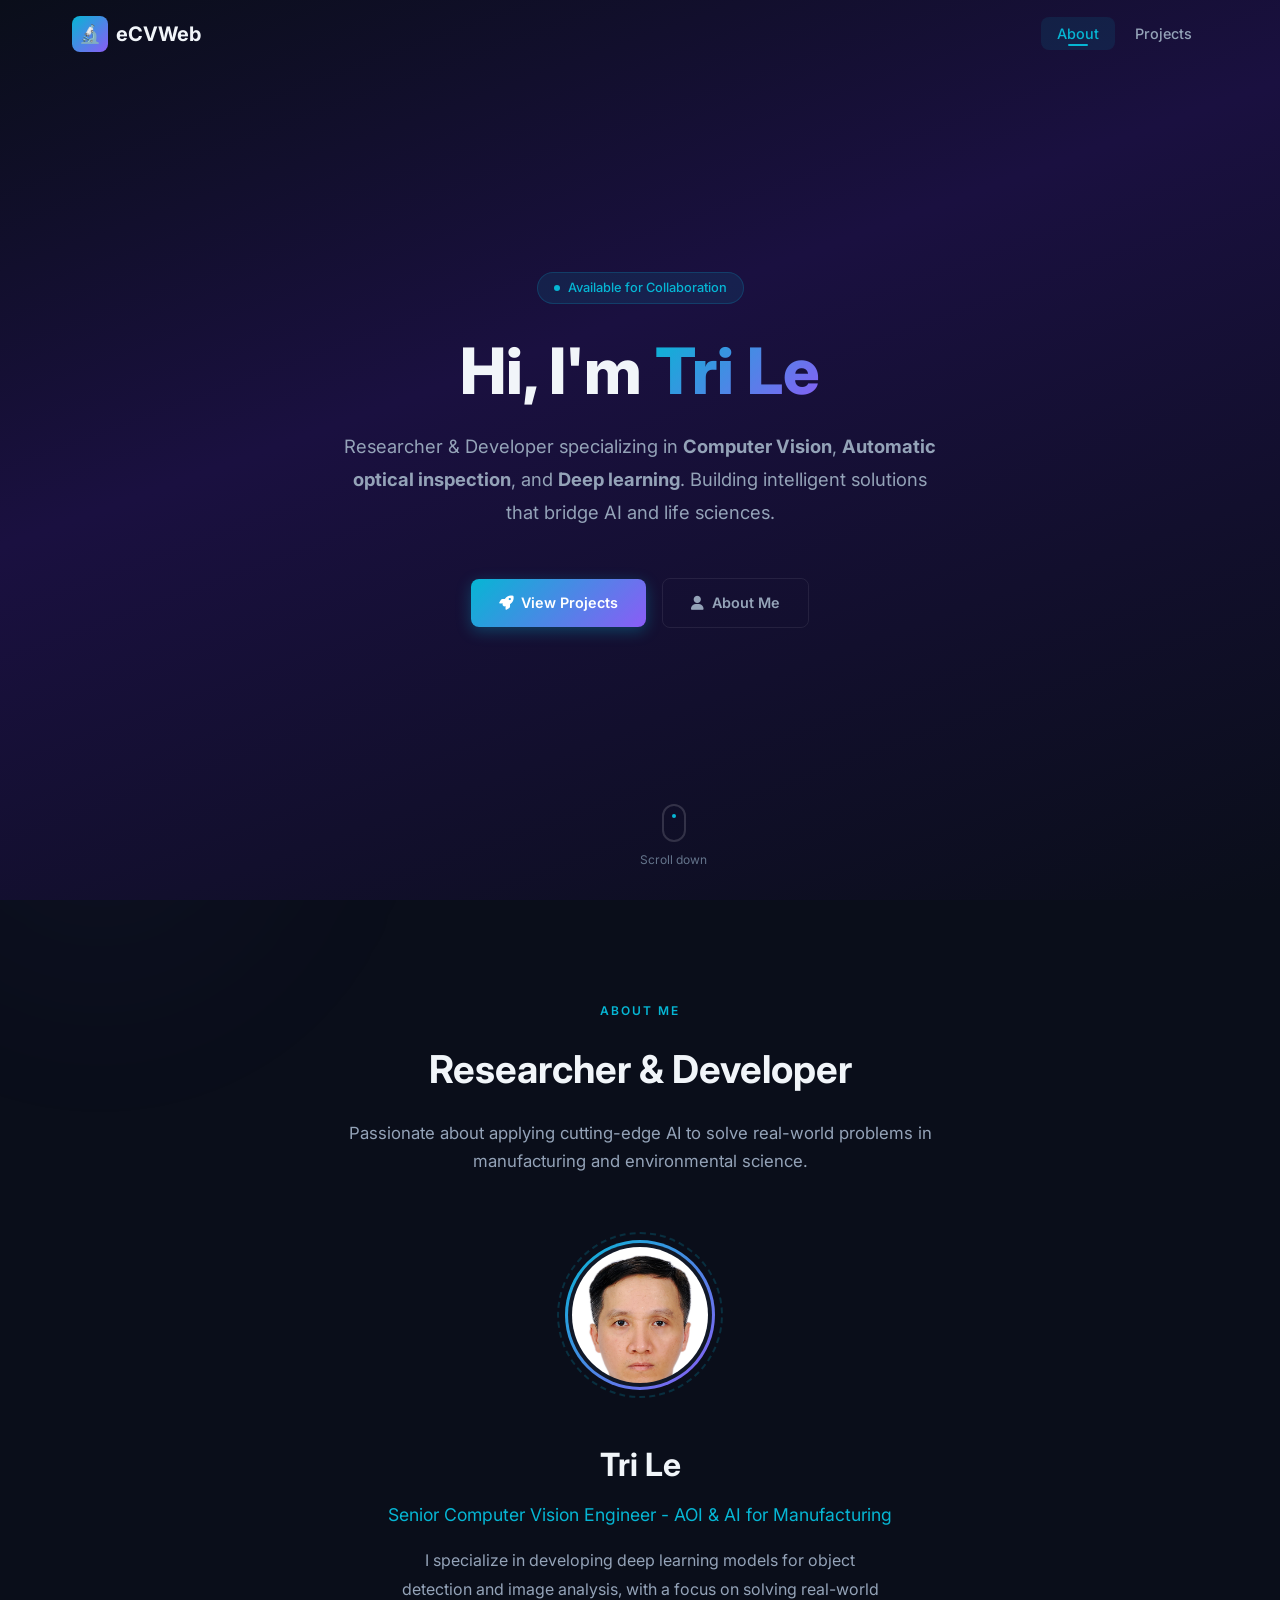
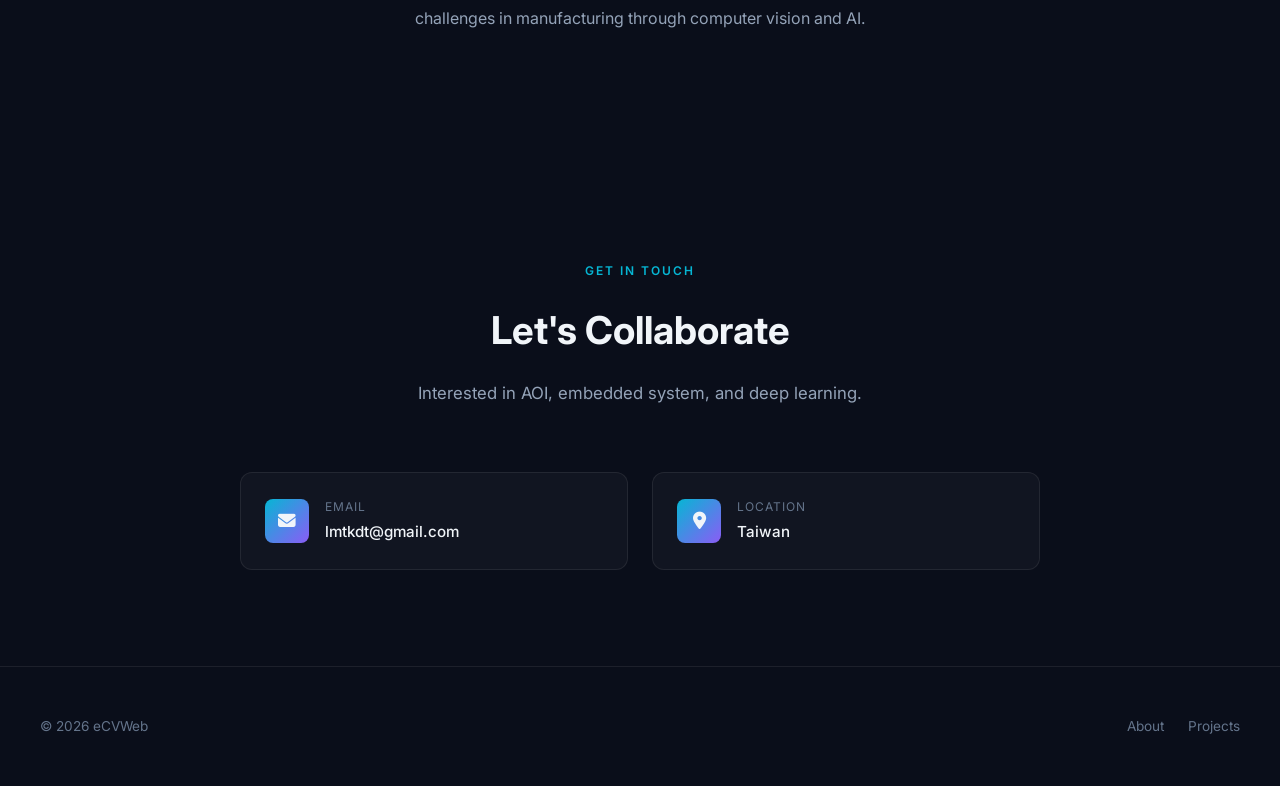
<file: index.html>
<!DOCTYPE html>
<html lang="vi">
<head>
  <meta charset="UTF-8">
  <meta name="viewport" content="width=device-width, initial-scale=1.0">
  <meta name="description" content="Embedded Computer Vision: Deep learning and Automatic Optical Inspection.">
  <title>eCVWeb — About Me</title>
  <link rel="stylesheet" href="css/style.css">
  <!-- Icons -->
  <link rel="stylesheet" href="https://cdnjs.cloudflare.com/ajax/libs/font-awesome/6.5.1/css/all.min.css">
</head>
<body class="page-transition">

  <!-- Background Effects -->
  <div class="bg-grid"></div>
  <div class="bg-gradient-orb bg-gradient-orb--cyan"></div>
  <div class="bg-gradient-orb bg-gradient-orb--purple"></div>
  <div class="bg-gradient-orb bg-gradient-orb--emerald"></div>

  <!-- Navigation -->
  <nav class="navbar" id="navbar">
    <div class="navbar__container">
      <a href="index.html" class="navbar__logo">
        <div class="navbar__logo-icon">🔬</div>
        eCVWeb
      </a>
      <ul class="navbar__links" id="navLinks">
        <li><a href="index.html" class="navbar__link active">About</a></li>
        <li><a href="projects.html" class="navbar__link">Projects</a></li>
      </ul>
      <button class="navbar__toggle" id="navToggle" aria-label="Menu">☰</button>
    </div>
  </nav>

  <!-- Hero Section -->
  <section class="hero" id="hero">
    <div class="hero__content">
      <div class="hero__badge">
        <span class="hero__badge-dot"></span>
        Available for Collaboration
      </div>
      <h1 class="hero__title">
        Hi, I'm <span class="hero__title-gradient">Tri Le</span>
      </h1>
      <p class="hero__subtitle">
        Researcher & Developer specializing in <strong>Computer Vision</strong>, 
        <strong>Automatic optical inspection</strong>, and <strong>Deep learning</strong>. 
        Building intelligent solutions that bridge AI and life sciences.
      </p>
      <div class="hero__actions">
        <a href="projects.html" class="btn btn--primary">
          <i class="fas fa-rocket"></i> View Projects
        </a>
        <a href="#about" class="btn btn--ghost">
          <i class="fas fa-user"></i> About Me
        </a>
      </div>
    </div>
    <div class="scroll-indicator">
      <div class="scroll-indicator__mouse">
        <div class="scroll-indicator__dot"></div>
      </div>
      <span>Scroll down</span>
    </div>
  </section>

  <!-- About Section -->
  <section class="section" id="about">
    <div class="section__container">
      <div class="section__header animate-on-scroll">
        <span class="section__tag">About Me</span>
        <h2 class="section__title">Researcher & Developer</h2>
        <p class="section__description">
          Passionate about applying cutting-edge AI to solve real-world problems in manufacturing and environmental science.
        </p>
      </div>

      <div class="profile animate-on-scroll">
        <div class="profile__avatar-wrapper">
          <div class="profile__avatar-ring"></div>
          <img 
            src="profile_pic/MT.jpg" 
            alt="Tri Le Avatar" 
            class="profile__avatar"
          >
        </div>
        <div class="profile__info">
          <h3 class="profile__name">Tri Le</h3>
          <p class="profile__role">Senior Computer Vision Engineer - AOI & AI for Manufacturing</p>
          <p class="profile__bio">
            I specialize in developing deep learning models for object detection and image analysis, 
            with a focus on solving real-world challenges in manufacturing through computer vision and AI.
          </p>
        </div>
      </div>
    </div>
  </section>

  <!-- Experience Section
  <section class="section" id="experience" style="background: rgba(255,255,255,0.01);">
    <div class="section__container">
      <div class="section__header animate-on-scroll">
        <span class="section__tag">Experience</span>
        <h2 class="section__title">Research & Career</h2>
      </div>
      <div class="timeline animate-on-scroll">
        <div class="timeline__item">
          <div class="timeline__date">Present</div>
          <h4 class="timeline__title">AI Researcher & Developer</h4>
          <p class="timeline__org">Independent Researcher</p>
          <p class="timeline__text">
            Developing deep learning-based applications for object detection in microalgae research. 
            Building and deploying YOLO models for automated identification and classification.
          </p>
        </div>
        <div class="timeline__item">
          <div class="timeline__date">Research</div>
          <h4 class="timeline__title">Computer Vision & Deep Learning</h4>
          <p class="timeline__org">Specialized Focus</p>
          <p class="timeline__text">
            Training and optimizing convolutional neural networks for microscopic image analysis. 
            Publishing research on applying state-of-the-art object detection to biological samples.
          </p>
        </div>
        <div class="timeline__item">
          <div class="timeline__date">Foundation</div>
          <h4 class="timeline__title">Microalgae Biotechnology</h4>
          <p class="timeline__org">Academic Research</p>
          <p class="timeline__text">
            Studying microalgae cultivation, identification, and classification methods. 
            Exploring the intersection of biology and artificial intelligence.
          </p>
        </div>
      </div>
    </div>
  </section> -->

  <!-- Contact Section -->
  <section class="section" id="contact">
    <div class="section__container">
      <div class="section__header animate-on-scroll">
        <span class="section__tag">Get in Touch</span>
        <h2 class="section__title">Let's Collaborate</h2>
        <p class="section__description">
          Interested in AOI, embedded system, and deep learning.
        </p>
      </div>
      <div class="contact-grid animate-on-scroll">
        <div class="contact-item">
          <div class="contact-item__icon">
            <i class="fas fa-envelope"></i>
          </div>
          <div>
            <div class="contact-item__label">Email</div>
            <div class="contact-item__value">lmtkdt@gmail.com</div>
          </div>
        </div>
<!--         <div class="contact-item">
          <div class="contact-item__icon">
            <i class="fab fa-github"></i>
          </div>
          <div>
            <div class="contact-item__label">GitHub</div>
            <div class="contact-item__value">github.com/tri</div>
          </div>
        </div> -->
        <div class="contact-item">
          <div class="contact-item__icon">
            <i class="fas fa-map-marker-alt"></i>
          </div>
          <div>
            <div class="contact-item__label">Location</div>
            <div class="contact-item__value">Taiwan</div>
          </div>
        </div>
      </div>
    </div>
  </section>

  <!-- Footer -->
  <footer class="footer">
    <div class="footer__container">
      <p class="footer__text">© <span class="footer__year">2026</span> eCVWeb</p>
      <div class="footer__links">
        <a href="index.html" class="footer__link">About</a>
        <a href="projects.html" class="footer__link">Projects</a>
      </div>
    </div>
  </footer>

  <script src="js/main.js"></script>
</body>
</html>
</file>
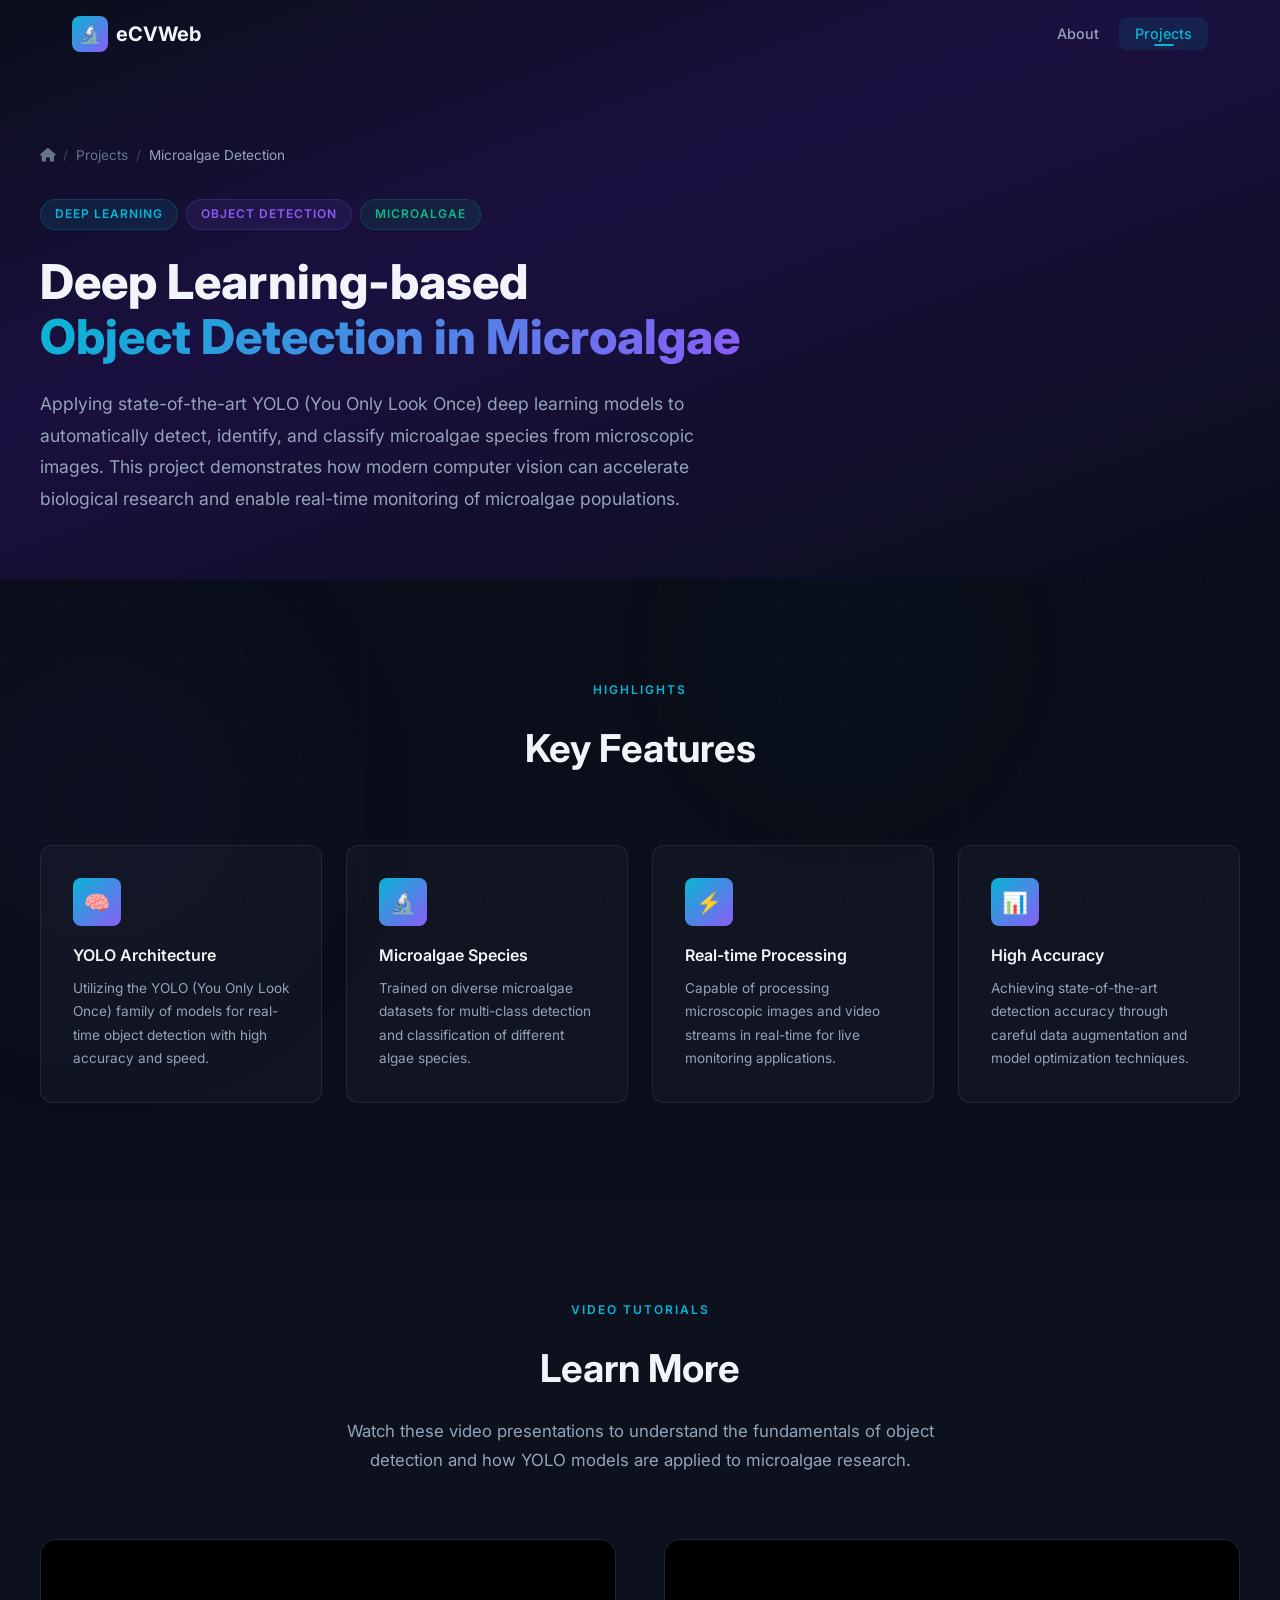
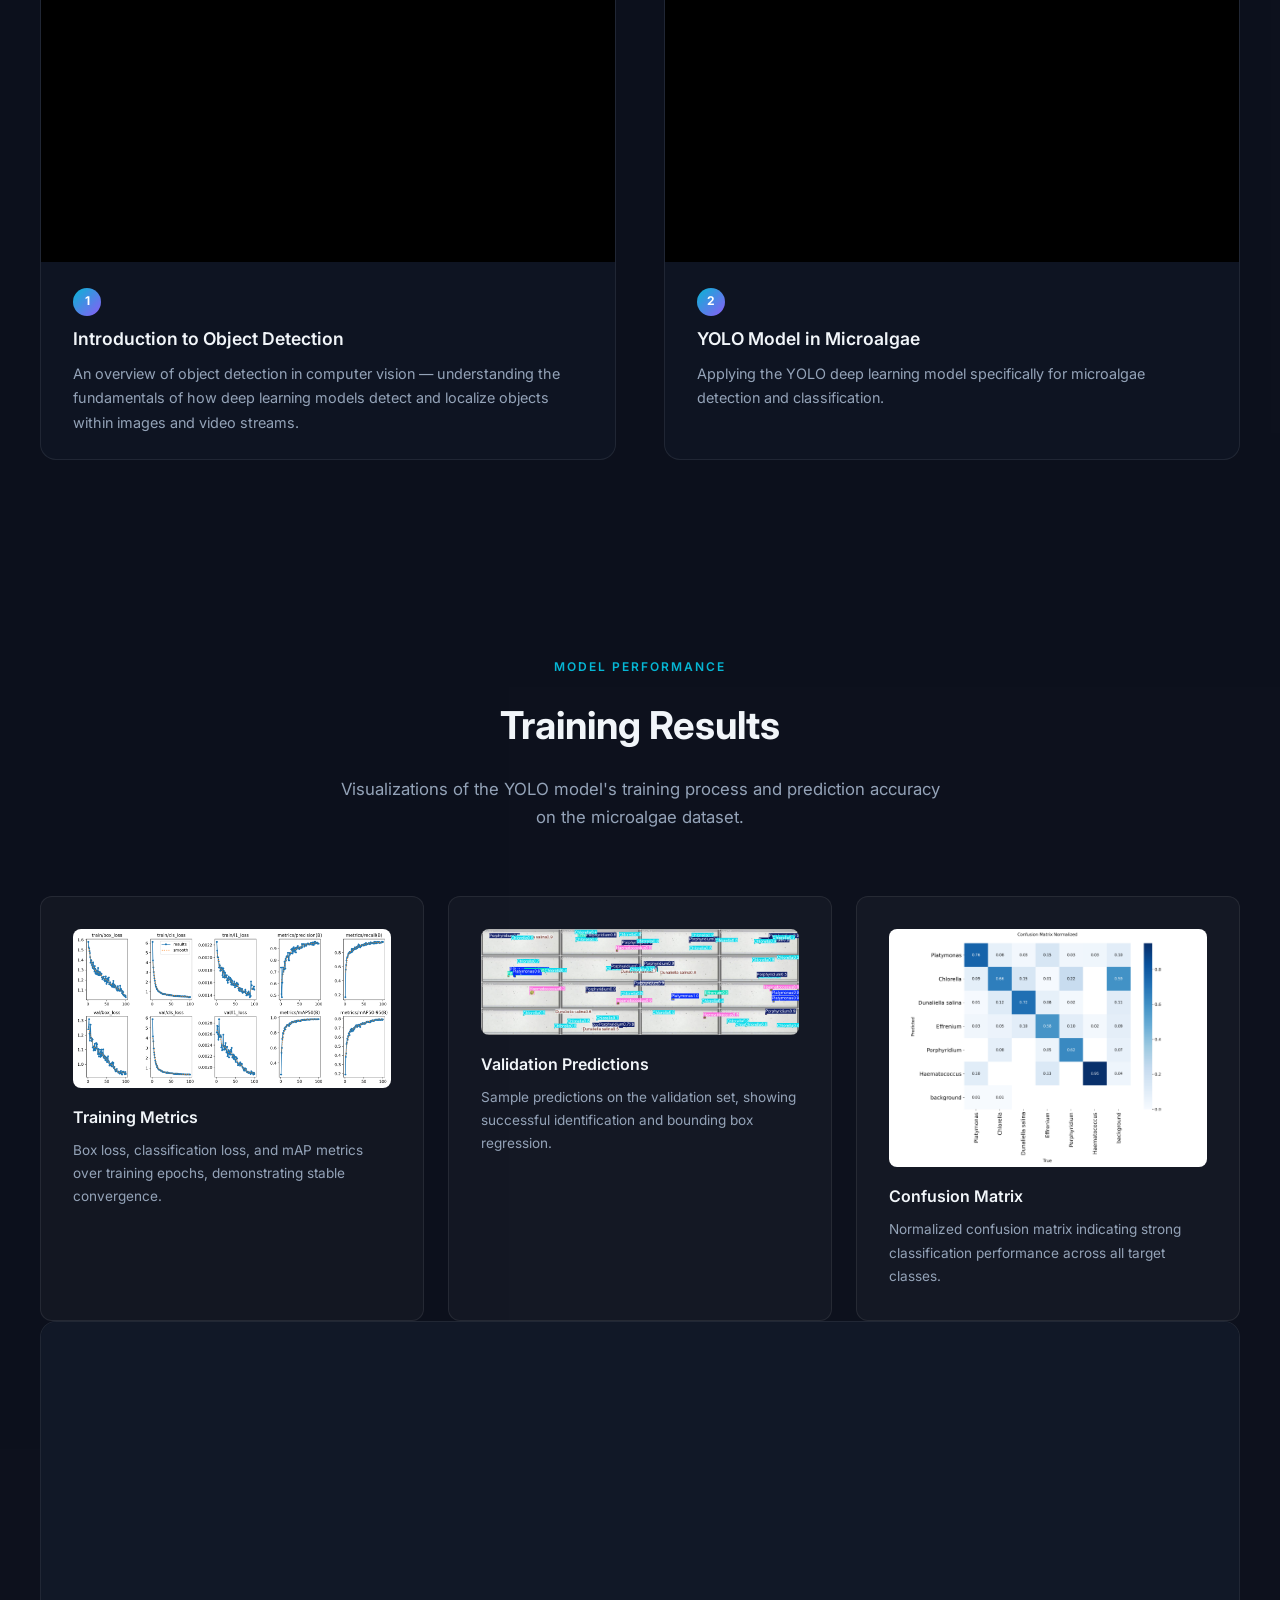
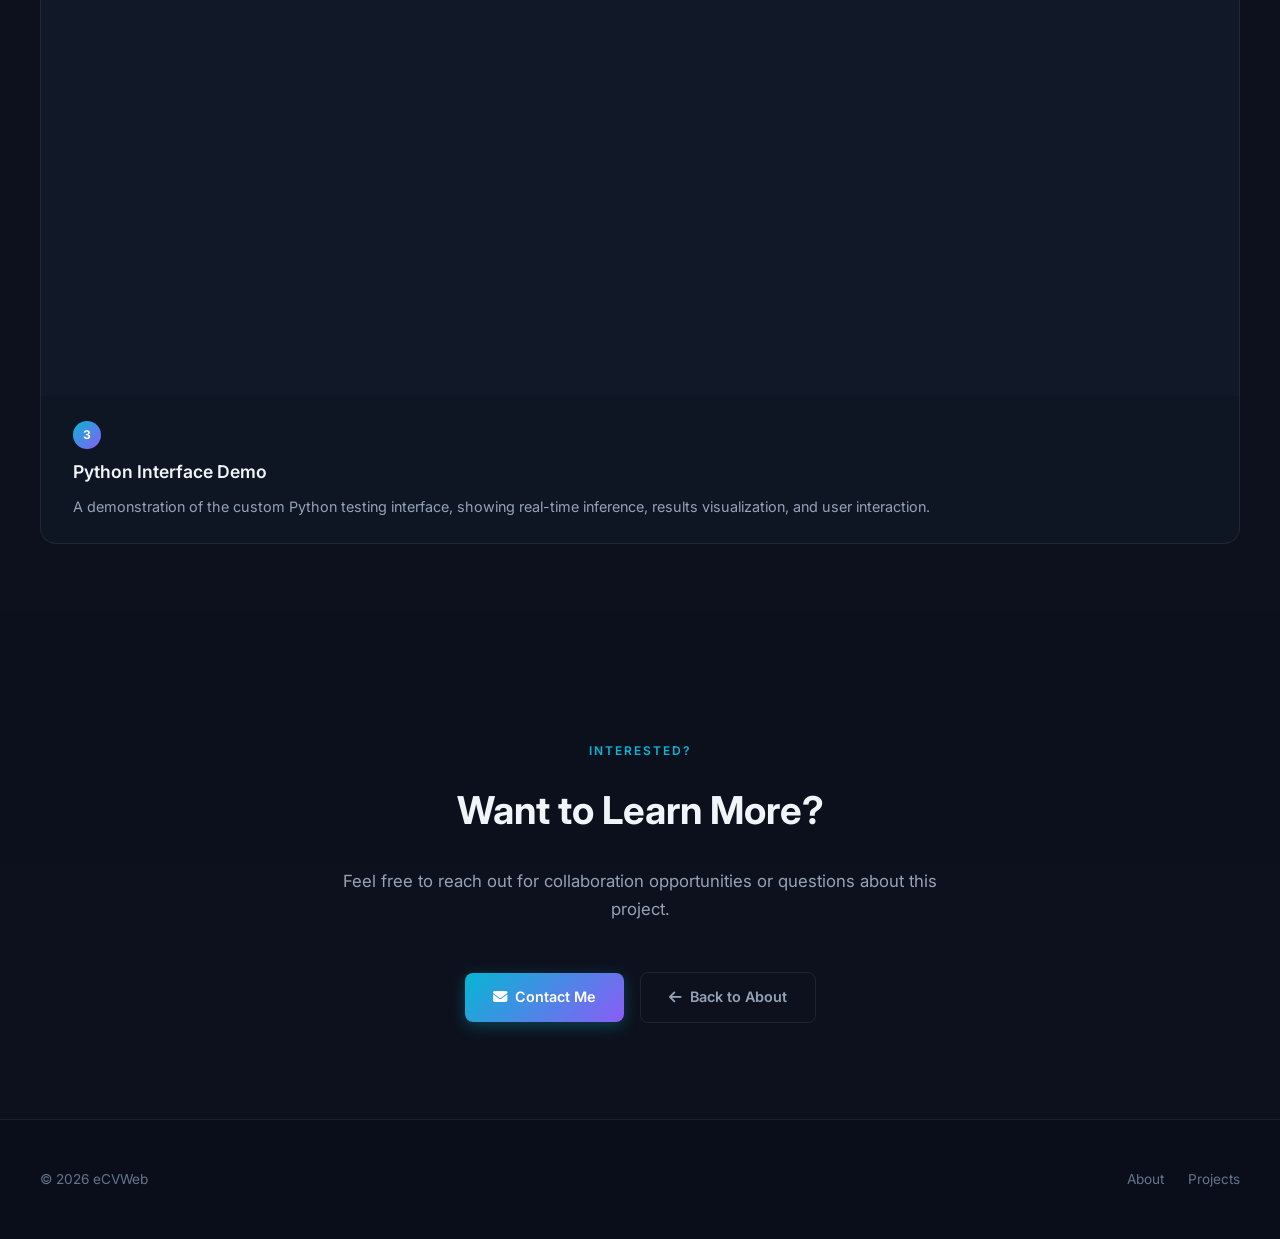
<file: projects.html>
<!DOCTYPE html>
<html lang="vi">
<head>
  <meta charset="UTF-8">
  <meta name="viewport" content="width=device-width, initial-scale=1.0">
  <meta name="description" content="Deep Learning-based Object Detection for Microalgae — YOLO model application for identifying and classifying microalgae species.">
  <title>eCVWeb — Microalgae Object Detection</title>
  <link rel="stylesheet" href="css/style.css">
  <link rel="stylesheet" href="https://cdnjs.cloudflare.com/ajax/libs/font-awesome/6.5.1/css/all.min.css">
</head>
<body class="page-transition">

  <!-- Background Effects -->
  <div class="bg-grid"></div>
  <div class="bg-gradient-orb bg-gradient-orb--cyan"></div>
  <div class="bg-gradient-orb bg-gradient-orb--purple"></div>
  <div class="bg-gradient-orb bg-gradient-orb--emerald"></div>

  <!-- Navigation -->
  <nav class="navbar" id="navbar">
    <div class="navbar__container">
      <a href="index.html" class="navbar__logo">
        <div class="navbar__logo-icon">🔬</div>
        eCVWeb
      </a>
      <ul class="navbar__links" id="navLinks">
        <li><a href="index.html" class="navbar__link">About</a></li>
        <li><a href="projects.html" class="navbar__link active">Projects</a></li>
      </ul>
      <button class="navbar__toggle" id="navToggle" aria-label="Menu">☰</button>
    </div>
  </nav>

  <!-- Project Hero -->
  <section class="project-hero">
    <div class="project-hero__container">
      <div class="project-hero__breadcrumb animate-on-scroll">
        <a href="index.html"><i class="fas fa-home"></i></a>
        <span class="project-hero__breadcrumb-sep">/</span>
        <span>Projects</span>
        <span class="project-hero__breadcrumb-sep">/</span>
        <span style="color: var(--text-secondary);">Microalgae Detection</span>
      </div>

      <div class="project-hero__tags animate-on-scroll">
        <span class="project-tag">Deep Learning</span>
        <span class="project-tag project-tag--purple">Object Detection</span>
        <span class="project-tag project-tag--green">Microalgae</span>
      </div>

      <h1 class="project-hero__title animate-on-scroll">
        Deep Learning-based<br>
        <span class="hero__title-gradient">Object Detection in Microalgae</span>
      </h1>

      <p class="project-hero__description animate-on-scroll">
        Applying state-of-the-art YOLO (You Only Look Once) deep learning models to automatically 
        detect, identify, and classify microalgae species from microscopic images. This project 
        demonstrates how modern computer vision can accelerate biological research and enable 
        real-time monitoring of microalgae populations.
      </p>
    </div>
  </section>

  <!-- Key Features -->
  <section class="section">
    <div class="section__container">
      <div class="section__header animate-on-scroll">
        <span class="section__tag">Highlights</span>
        <h2 class="section__title">Key Features</h2>
      </div>

      <div class="features-grid animate-on-scroll">
        <div class="feature-card">
          <div class="feature-card__icon">🧠</div>
          <h3 class="feature-card__title">YOLO Architecture</h3>
          <p class="feature-card__text">
            Utilizing the YOLO (You Only Look Once) family of models for real-time 
            object detection with high accuracy and speed.
          </p>
        </div>
        <div class="feature-card">
          <div class="feature-card__icon">🔬</div>
          <h3 class="feature-card__title">Microalgae Species</h3>
          <p class="feature-card__text">
            Trained on diverse microalgae datasets for multi-class detection and 
            classification of different algae species.
          </p>
        </div>
        <div class="feature-card">
          <div class="feature-card__icon">⚡</div>
          <h3 class="feature-card__title">Real-time Processing</h3>
          <p class="feature-card__text">
            Capable of processing microscopic images and video streams in real-time 
            for live monitoring applications.
          </p>
        </div>
        <div class="feature-card">
          <div class="feature-card__icon">📊</div>
          <h3 class="feature-card__title">High Accuracy</h3>
          <p class="feature-card__text">
            Achieving state-of-the-art detection accuracy through careful data 
            augmentation and model optimization techniques.
          </p>
        </div>
      </div>
    </div>
  </section>

  

  <!-- Video Section -->
  <section class="section" id="videos" style="background: rgba(255,255,255,0.01);">
    <div class="section__container">
      <div class="section__header animate-on-scroll">
        <span class="section__tag">Video Tutorials</span>
        <h2 class="section__title">Learn More</h2>
        <p class="section__description">
          Watch these video presentations to understand the fundamentals of object detection 
          and how YOLO models are applied to microalgae research.
        </p>
      </div>

      <div class="video-grid">
        <!-- Video 1 -->
        <div class="video-card animate-on-scroll">
          <div class="video-card__player">
            <iframe 
              src="https://www.youtube.com/embed/MyvOfDFZvgE" 
              title="Introduction to Object Detection" 
              allow="accelerometer; autoplay; clipboard-write; encrypted-media; gyroscope; picture-in-picture; web-share" 
              allowfullscreen
              loading="lazy"
            ></iframe>
          </div>
          <div class="video-card__info">
            <div class="video-card__number">1</div>
            <h3 class="video-card__title">Introduction to Object Detection</h3>
            <p class="video-card__description">
              An overview of object detection in computer vision — understanding the fundamentals 
              of how deep learning models detect and localize objects within images and video streams.
            </p>
          </div>
        </div>

        <!-- Video 2 -->
        <div class="video-card animate-on-scroll">
          <div class="video-card__player">
            <iframe 
              src="https://www.youtube.com/embed/CzHP7IqvJes" 
              title="YOLO Model for Microalgae Detection" 
              allow="accelerometer; autoplay; clipboard-write; encrypted-media; gyroscope; picture-in-picture; web-share" 
              allowfullscreen
              loading="lazy"
            ></iframe>
          </div>
          <div class="video-card__info">
            <div class="video-card__number">2</div>
            <h3 class="video-card__title">YOLO Model in Microalgae</h3>
            <p class="video-card__description">
              Applying the YOLO deep learning model specifically for microalgae detection and 
              classification.
            </p>
          </div>
        </div>
      </div>
    </div>
  </section>

  <!-- Training Results -->
  <section class="section" style="background: rgba(255,255,255,0.01);">
    <div class="section__container">
      <div class="section__header animate-on-scroll">
        <span class="section__tag">Model Performance</span>
        <h2 class="section__title">Training Results</h2>
        <p class="section__description">
          Visualizations of the YOLO model's training process and prediction accuracy on the microalgae dataset.
        </p>
      </div>
      
      <div class="features-grid animate-on-scroll" style="grid-template-columns: repeat(auto-fit, minmax(300px, 1fr));">
        <div class="feature-card">
          <img src="yolo26_algae_260803/results.png" alt="Training Curves" class="zoomable-image" style="border-radius: var(--radius-sm); margin-bottom: var(--space-md); cursor: pointer;">
          <h3 class="feature-card__title">Training Metrics</h3>
          <p class="feature-card__text">
            Box loss, classification loss, and mAP metrics over training epochs, demonstrating stable convergence.
          </p>
        </div>
        <div class="feature-card">
          <img src="yolo26_algae_260803/val_batch0_pred.jpg" alt="Validation Predictions" class="zoomable-image" style="border-radius: var(--radius-sm); margin-bottom: var(--space-md); cursor: pointer;">
          <h3 class="feature-card__title">Validation Predictions</h3>
          <p class="feature-card__text">
            Sample predictions on the validation set, showing successful identification and bounding box regression.
          </p>
        </div>
        <div class="feature-card">
          <img src="yolo26_algae_260803/confusion_matrix_normalized.png" alt="Confusion Matrix" class="zoomable-image" style="border-radius: var(--radius-sm); margin-bottom: var(--space-md); cursor: pointer;">
          <h3 class="feature-card__title">Confusion Matrix</h3>
          <p class="feature-card__text">
            Normalized confusion matrix indicating strong classification performance across all target classes.
          </p>
        </div>
      </div>

      <div class="video-grid">
        <!-- Video 3: Python Interface Demo -->
        <div class="video-card animate-on-scroll">
          <div class="video-card__player" style="background: var(--bg-secondary); display: flex; align-items: center; justify-content: center; position: relative;">
            <iframe 
              src="https://www.youtube.com/embed/EiaQ0lLeKYk" 
              title="Demo Microalgae Detection using YOLO model" 
              allow="accelerometer; autoplay; clipboard-write; encrypted-media; gyroscope; picture-in-picture; web-share" 
              allowfullscreen
              loading="lazy"
            ></iframe>
          </div>
          <div class="video-card__info">
            <div class="video-card__number">3</div>
            <h3 class="video-card__title">Python Interface Demo</h3>
            <p class="video-card__description">
              A demonstration of the custom Python testing interface, showing real-time inference, results visualization, and user interaction.
            </p>
          </div>
        </div>
      </div>
    </div>
  </section>
<!--   Technology Stack
  <section class="section">
    <div class="section__container">
      <div class="section__header animate-on-scroll">
        <span class="section__tag">Tech Stack</span>
        <h2 class="section__title">Technologies Used</h2>
      </div>

      <div class="skills animate-on-scroll" style="margin-top: 0;">
        <span class="skill-tag">Python</span>
        <span class="skill-tag">YOLOv8</span>
        <span class="skill-tag">PyTorch</span>
        <span class="skill-tag">Ultralytics</span>
        <span class="skill-tag">OpenCV</span>
        <span class="skill-tag">NumPy</span>
        <span class="skill-tag">Matplotlib</span>
        <span class="skill-tag">CUDA</span>
        <span class="skill-tag">Roboflow</span>
        <span class="skill-tag">Google Colab</span>
        <span class="skill-tag">LabelImg</span>
        <span class="skill-tag">Streamlit</span>
      </div>
    </div>
  </section> -->

  <!-- CTA Section -->
  <section class="section" style="background: rgba(255,255,255,0.01);">
    <div class="section__container" style="text-align: center;">
      <div class="animate-on-scroll">
        <span class="section__tag">Interested?</span>
        <h2 class="section__title" style="margin-bottom: var(--space-lg);">Want to Learn More?</h2>
        <p class="section__description" style="margin-bottom: var(--space-2xl);">
          Feel free to reach out for collaboration opportunities or questions about this project.
        </p>
        <div class="hero__actions" style="animation: none; opacity: 1;">
          <a href="index.html#contact" class="btn btn--primary">
            <i class="fas fa-envelope"></i> Contact Me
          </a>
          <a href="index.html" class="btn btn--ghost">
            <i class="fas fa-arrow-left"></i> Back to About
          </a>
        </div>
      </div>
    </div>
  </section>

  <!-- Footer -->
  <footer class="footer">
    <div class="footer__container">
      <p class="footer__text">© <span class="footer__year">2026</span> eCVWeb</p>
      <div class="footer__links">
        <a href="index.html" class="footer__link">About</a>
        <a href="projects.html" class="footer__link">Projects</a>
      </div>
    </div>
  </footer>

  <!-- Image Modal -->
  <div id="imageModal" class="modal">
    <span class="modal__close">&times;</span>
    <img class="modal__content" id="modalImg">
    <div id="modalCaption"></div>
  </div>

  <script src="js/main.js"></script>
</body>
</html>
</file>
<file: css/style.css>
/* ===== Google Fonts ===== */
@import url('https://fonts.googleapis.com/css2?family=Inter:wght@300;400;500;600;700;800&family=JetBrains+Mono:wght@400;500&display=swap');

/* ===== CSS Variables / Design Tokens ===== */
:root {
  /* Colors */
  --bg-primary: #0a0e1a;
  --bg-secondary: #111827;
  --bg-card: rgba(17, 24, 39, 0.7);
  --bg-glass: rgba(255, 255, 255, 0.03);
  --border-glass: rgba(255, 255, 255, 0.08);
  --text-primary: #f1f5f9;
  --text-secondary: #94a3b8;
  --text-muted: #64748b;
  --accent-primary: #06b6d4;
  --accent-secondary: #8b5cf6;
  --accent-tertiary: #10b981;
  --gradient-primary: linear-gradient(135deg, #06b6d4, #8b5cf6);
  --gradient-secondary: linear-gradient(135deg, #8b5cf6, #ec4899);
  --gradient-hero: linear-gradient(160deg, #0a0e1a 0%, #1a1040 40%, #0a0e1a 100%);
  --shadow-glow: 0 0 40px rgba(6, 182, 212, 0.15);
  --shadow-card: 0 8px 32px rgba(0, 0, 0, 0.3);
  --shadow-elevated: 0 20px 60px rgba(0, 0, 0, 0.4);

  /* Typography */
  --font-primary: 'Inter', -apple-system, BlinkMacSystemFont, sans-serif;
  --font-mono: 'JetBrains Mono', monospace;

  /* Spacing */
  --space-xs: 0.25rem;
  --space-sm: 0.5rem;
  --space-md: 1rem;
  --space-lg: 1.5rem;
  --space-xl: 2rem;
  --space-2xl: 3rem;
  --space-3xl: 4rem;
  --space-4xl: 6rem;

  /* Borders */
  --radius-sm: 8px;
  --radius-md: 12px;
  --radius-lg: 16px;
  --radius-xl: 24px;
  --radius-full: 9999px;

  /* Transitions */
  --transition-fast: 0.15s ease;
  --transition-base: 0.3s ease;
  --transition-slow: 0.5s ease;
}

/* ===== Reset & Base ===== */
*,
*::before,
*::after {
  margin: 0;
  padding: 0;
  box-sizing: border-box;
}

html {
  scroll-behavior: smooth;
  font-size: 16px;
}

body {
  font-family: var(--font-primary);
  background-color: var(--bg-primary);
  color: var(--text-primary);
  line-height: 1.7;
  overflow-x: hidden;
  min-height: 100vh;
}

a {
  color: var(--accent-primary);
  text-decoration: none;
  transition: color var(--transition-fast);
}

a:hover {
  color: #22d3ee;
}

img {
  max-width: 100%;
  display: block;
}

/* ===== Background Effects ===== */
.bg-grid {
  position: fixed;
  top: 0;
  left: 0;
  width: 100%;
  height: 100%;
  z-index: 0;
  pointer-events: none;
  background-image:
    linear-gradient(rgba(255, 255, 255, 0.02) 1px, transparent 1px),
    linear-gradient(90deg, rgba(255, 255, 255, 0.02) 1px, transparent 1px);
  background-size: 60px 60px;
}

.bg-gradient-orb {
  position: fixed;
  border-radius: 50%;
  filter: blur(100px);
  opacity: 0.4;
  z-index: 0;
  pointer-events: none;
  animation: float 20s ease-in-out infinite;
}

.bg-gradient-orb--cyan {
  width: 500px;
  height: 500px;
  background: radial-gradient(circle, rgba(6, 182, 212, 0.15), transparent 70%);
  top: -100px;
  right: -100px;
}

.bg-gradient-orb--purple {
  width: 600px;
  height: 600px;
  background: radial-gradient(circle, rgba(139, 92, 246, 0.12), transparent 70%);
  bottom: -200px;
  left: -200px;
  animation-delay: -10s;
}

.bg-gradient-orb--emerald {
  width: 400px;
  height: 400px;
  background: radial-gradient(circle, rgba(16, 185, 129, 0.1), transparent 70%);
  top: 50%;
  left: 50%;
  animation-delay: -5s;
}

@keyframes float {
  0%, 100% { transform: translate(0, 0) scale(1); }
  33% { transform: translate(30px, -30px) scale(1.05); }
  66% { transform: translate(-20px, 20px) scale(0.95); }
}

/* ===== Navigation ===== */
.navbar {
  position: fixed;
  top: 0;
  left: 0;
  width: 100%;
  z-index: 1000;
  padding: var(--space-md) 0;
  transition: all var(--transition-base);
  background: transparent;
}

.navbar.scrolled {
  background: rgba(10, 14, 26, 0.85);
  backdrop-filter: blur(20px);
  -webkit-backdrop-filter: blur(20px);
  border-bottom: 1px solid var(--border-glass);
  box-shadow: 0 4px 30px rgba(0, 0, 0, 0.2);
}

.navbar__container {
  max-width: 1200px;
  margin: 0 auto;
  padding: 0 var(--space-xl);
  display: flex;
  align-items: center;
  justify-content: space-between;
}

.navbar__logo {
  display: flex;
  align-items: center;
  gap: var(--space-sm);
  font-weight: 700;
  font-size: 1.25rem;
  color: var(--text-primary);
  text-decoration: none;
}

.navbar__logo-icon {
  width: 36px;
  height: 36px;
  border-radius: var(--radius-sm);
  background: var(--gradient-primary);
  display: flex;
  align-items: center;
  justify-content: center;
  font-size: 1.1rem;
}

.navbar__links {
  display: flex;
  align-items: center;
  gap: var(--space-xs);
  list-style: none;
}

.navbar__link {
  padding: var(--space-sm) var(--space-md);
  border-radius: var(--radius-sm);
  color: var(--text-secondary);
  font-weight: 500;
  font-size: 0.9rem;
  transition: all var(--transition-fast);
  position: relative;
}

.navbar__link:hover {
  color: var(--text-primary);
  background: var(--bg-glass);
}

.navbar__link.active {
  color: var(--accent-primary);
  background: rgba(6, 182, 212, 0.1);
}

.navbar__link.active::after {
  content: '';
  position: absolute;
  bottom: 4px;
  left: 50%;
  transform: translateX(-50%);
  width: 20px;
  height: 2px;
  background: var(--accent-primary);
  border-radius: var(--radius-full);
}

/* Mobile menu toggle */
.navbar__toggle {
  display: none;
  background: none;
  border: none;
  color: var(--text-primary);
  font-size: 1.5rem;
  cursor: pointer;
  padding: var(--space-sm);
}

/* ===== Hero Section ===== */
.hero {
  position: relative;
  z-index: 1;
  min-height: 100vh;
  display: flex;
  align-items: center;
  justify-content: center;
  padding: var(--space-4xl) var(--space-xl);
  background: var(--gradient-hero);
}

.hero__content {
  text-align: center;
  max-width: 800px;
}

.hero__badge {
  display: inline-flex;
  align-items: center;
  gap: var(--space-sm);
  padding: var(--space-xs) var(--space-md);
  background: rgba(6, 182, 212, 0.1);
  border: 1px solid rgba(6, 182, 212, 0.2);
  border-radius: var(--radius-full);
  font-size: 0.8rem;
  font-weight: 500;
  color: var(--accent-primary);
  margin-bottom: var(--space-xl);
  animation: fadeInUp 0.6s ease both;
}

.hero__badge-dot {
  width: 6px;
  height: 6px;
  background: var(--accent-primary);
  border-radius: 50%;
  animation: pulse 2s ease-in-out infinite;
}

@keyframes pulse {
  0%, 100% { opacity: 1; transform: scale(1); }
  50% { opacity: 0.5; transform: scale(1.5); }
}

.hero__title {
  font-size: clamp(2.5rem, 5vw, 4rem);
  font-weight: 800;
  line-height: 1.1;
  margin-bottom: var(--space-lg);
  animation: fadeInUp 0.6s ease 0.1s both;
}

.hero__title-gradient {
  background: var(--gradient-primary);
  -webkit-background-clip: text;
  -webkit-text-fill-color: transparent;
  background-clip: text;
}

.hero__subtitle {
  font-size: 1.15rem;
  color: var(--text-secondary);
  max-width: 600px;
  margin: 0 auto var(--space-2xl);
  line-height: 1.8;
  animation: fadeInUp 0.6s ease 0.2s both;
}

.hero__actions {
  display: flex;
  align-items: center;
  justify-content: center;
  gap: var(--space-md);
  animation: fadeInUp 0.6s ease 0.3s both;
}

/* ===== Buttons ===== */
.btn {
  display: inline-flex;
  align-items: center;
  gap: var(--space-sm);
  padding: 12px 28px;
  border-radius: var(--radius-sm);
  font-family: var(--font-primary);
  font-weight: 600;
  font-size: 0.9rem;
  border: none;
  cursor: pointer;
  transition: all var(--transition-base);
  text-decoration: none;
}

.btn--primary {
  background: var(--gradient-primary);
  color: white;
  box-shadow: 0 4px 15px rgba(6, 182, 212, 0.3);
}

.btn--primary:hover {
  transform: translateY(-2px);
  box-shadow: 0 8px 25px rgba(6, 182, 212, 0.4);
  color: white;
}

.btn--ghost {
  background: transparent;
  color: var(--text-secondary);
  border: 1px solid var(--border-glass);
}

.btn--ghost:hover {
  background: var(--bg-glass);
  color: var(--text-primary);
  border-color: rgba(255, 255, 255, 0.15);
  transform: translateY(-2px);
}

/* ===== Sections ===== */
.section {
  position: relative;
  z-index: 1;
  padding: var(--space-4xl) var(--space-xl);
}

.section__container {
  max-width: 1200px;
  margin: 0 auto;
}

.section__header {
  text-align: center;
  margin-bottom: var(--space-3xl);
}

.section__tag {
  display: inline-block;
  font-size: 0.75rem;
  font-weight: 600;
  text-transform: uppercase;
  letter-spacing: 2px;
  color: var(--accent-primary);
  margin-bottom: var(--space-md);
}

.section__title {
  font-size: clamp(1.8rem, 3vw, 2.5rem);
  font-weight: 700;
  margin-bottom: var(--space-md);
}

.section__description {
  font-size: 1.05rem;
  color: var(--text-secondary);
  max-width: 600px;
  margin: 0 auto;
}

/* ===== Glass Card ===== */
.card {
  background: var(--bg-card);
  border: 1px solid var(--border-glass);
  border-radius: var(--radius-lg);
  padding: var(--space-2xl);
  backdrop-filter: blur(10px);
  -webkit-backdrop-filter: blur(10px);
  transition: all var(--transition-base);
}

.card:hover {
  border-color: rgba(255, 255, 255, 0.12);
  box-shadow: var(--shadow-glow);
  transform: translateY(-4px);
}

/* ===== About / Profile Card ===== */
.profile {
  display: flex;
  flex-direction: column;
  align-items: center;
  gap: var(--space-2xl);
}

.profile__avatar-wrapper {
  position: relative;
}

.profile__avatar {
  width: 150px;
  height: 150px;
  border-radius: 50%;
  object-fit: cover;
  object-position: center top;
  border: 3px solid transparent;
  background: linear-gradient(var(--bg-secondary), var(--bg-secondary)) padding-box,
              var(--gradient-primary) border-box;
  padding: 4px;
}

.profile__avatar-ring {
  position: absolute;
  inset: -8px;
  border-radius: 50%;
  border: 2px dashed rgba(6, 182, 212, 0.2);
  animation: spin 20s linear infinite;
}

@keyframes spin {
  to { transform: rotate(360deg); }
}

.profile__info {
  text-align: center;
}

.profile__name {
  font-size: 2rem;
  font-weight: 700;
  margin-bottom: var(--space-sm);
}

.profile__role {
  font-size: 1.1rem;
  color: var(--accent-primary);
  margin-bottom: var(--space-md);
}

.profile__bio {
  color: var(--text-secondary);
  max-width: 500px;
  margin: 0 auto var(--space-xl);
  line-height: 1.8;
}

/* ===== Stats Grid ===== */
.stats {
  display: grid;
  grid-template-columns: repeat(auto-fit, minmax(140px, 1fr));
  gap: var(--space-md);
  width: 100%;
  max-width: 600px;
  margin: 0 auto;
}

.stat {
  text-align: center;
  padding: var(--space-lg);
  background: var(--bg-glass);
  border: 1px solid var(--border-glass);
  border-radius: var(--radius-md);
  transition: all var(--transition-base);
}

.stat:hover {
  border-color: rgba(6, 182, 212, 0.2);
  background: rgba(6, 182, 212, 0.05);
}

.stat__number {
  font-size: 1.8rem;
  font-weight: 700;
  background: var(--gradient-primary);
  -webkit-background-clip: text;
  -webkit-text-fill-color: transparent;
  background-clip: text;
}

.stat__label {
  font-size: 0.8rem;
  color: var(--text-muted);
  margin-top: var(--space-xs);
  text-transform: uppercase;
  letter-spacing: 1px;
}

/* ===== Skills ===== */
.skills {
  display: flex;
  flex-wrap: wrap;
  gap: var(--space-sm);
  justify-content: center;
  max-width: 600px;
  margin: var(--space-xl) auto 0;
}

.skill-tag {
  padding: 6px 16px;
  background: var(--bg-glass);
  border: 1px solid var(--border-glass);
  border-radius: var(--radius-full);
  font-size: 0.8rem;
  font-weight: 500;
  color: var(--text-secondary);
  transition: all var(--transition-fast);
}

.skill-tag:hover {
  border-color: var(--accent-primary);
  color: var(--accent-primary);
  background: rgba(6, 182, 212, 0.08);
}

/* ===== Social Links ===== */
.socials {
  display: flex;
  gap: var(--space-md);
  justify-content: center;
  margin-top: var(--space-xl);
}

.social-link {
  width: 44px;
  height: 44px;
  display: flex;
  align-items: center;
  justify-content: center;
  border-radius: var(--radius-sm);
  background: var(--bg-glass);
  border: 1px solid var(--border-glass);
  color: var(--text-secondary);
  font-size: 1.2rem;
  transition: all var(--transition-base);
}

.social-link:hover {
  color: var(--accent-primary);
  border-color: var(--accent-primary);
  background: rgba(6, 182, 212, 0.1);
  transform: translateY(-3px);
  box-shadow: 0 4px 15px rgba(6, 182, 212, 0.2);
}

/* ===== Project Card ===== */
.project-hero {
  position: relative;
  z-index: 1;
  padding: calc(80px + var(--space-3xl)) var(--space-xl) var(--space-3xl);
  background: var(--gradient-hero);
}

.project-hero__container {
  max-width: 1200px;
  margin: 0 auto;
}

.project-hero__breadcrumb {
  display: flex;
  align-items: center;
  gap: var(--space-sm);
  font-size: 0.85rem;
  color: var(--text-muted);
  margin-bottom: var(--space-xl);
}

.project-hero__breadcrumb a {
  color: var(--text-muted);
}

.project-hero__breadcrumb a:hover {
  color: var(--accent-primary);
}

.project-hero__breadcrumb-sep {
  color: var(--text-muted);
  opacity: 0.5;
}

.project-hero__tags {
  display: flex;
  flex-wrap: wrap;
  gap: var(--space-sm);
  margin-bottom: var(--space-lg);
}

.project-tag {
  padding: 4px 14px;
  background: rgba(6, 182, 212, 0.1);
  border: 1px solid rgba(6, 182, 212, 0.2);
  border-radius: var(--radius-full);
  font-size: 0.75rem;
  font-weight: 600;
  color: var(--accent-primary);
  text-transform: uppercase;
  letter-spacing: 1px;
}

.project-tag--purple {
  background: rgba(139, 92, 246, 0.1);
  border-color: rgba(139, 92, 246, 0.2);
  color: var(--accent-secondary);
}

.project-tag--green {
  background: rgba(16, 185, 129, 0.1);
  border-color: rgba(16, 185, 129, 0.2);
  color: var(--accent-tertiary);
}

.project-hero__title {
  font-size: clamp(2rem, 4vw, 3rem);
  font-weight: 800;
  line-height: 1.15;
  margin-bottom: var(--space-lg);
}

.project-hero__description {
  font-size: 1.1rem;
  color: var(--text-secondary);
  max-width: 700px;
  line-height: 1.8;
}

/* ===== Video Section ===== */
.video-grid {
  display: grid;
  grid-template-columns: repeat(auto-fit, minmax(min(100%, 500px), 1fr));
  gap: var(--space-2xl);
}

.video-card {
  background: var(--bg-card);
  border: 1px solid var(--border-glass);
  border-radius: var(--radius-lg);
  overflow: hidden;
  transition: all var(--transition-base);
}

.video-card:hover {
  border-color: rgba(255, 255, 255, 0.12);
  box-shadow: var(--shadow-glow);
  transform: translateY(-4px);
}

.video-card__player {
  position: relative;
  width: 100%;
  padding-top: 56.25%; /* 16:9 */
  background: #000;
}

.video-card__player iframe {
  position: absolute;
  top: 0;
  left: 0;
  width: 100%;
  height: 100%;
  border: none;
}

.video-card__info {
  padding: var(--space-lg) var(--space-xl);
}

.video-card__number {
  display: inline-flex;
  align-items: center;
  justify-content: center;
  width: 28px;
  height: 28px;
  border-radius: 50%;
  background: var(--gradient-primary);
  font-size: 0.75rem;
  font-weight: 700;
  color: white;
  margin-bottom: var(--space-sm);
}

.video-card__title {
  font-size: 1.1rem;
  font-weight: 600;
  margin-bottom: var(--space-sm);
}

.video-card__description {
  font-size: 0.9rem;
  color: var(--text-secondary);
  line-height: 1.7;
}

/* ===== Feature Highlights ===== */
.features-grid {
  display: grid;
  grid-template-columns: repeat(auto-fit, minmax(250px, 1fr));
  gap: var(--space-lg);
}

.feature-card {
  padding: var(--space-xl);
  background: var(--bg-glass);
  border: 1px solid var(--border-glass);
  border-radius: var(--radius-md);
  transition: all var(--transition-base);
}

.feature-card:hover {
  border-color: rgba(6, 182, 212, 0.2);
  background: rgba(6, 182, 212, 0.03);
  transform: translateY(-2px);
}

.feature-card__icon {
  width: 48px;
  height: 48px;
  border-radius: var(--radius-sm);
  background: var(--gradient-primary);
  display: flex;
  align-items: center;
  justify-content: center;
  font-size: 1.3rem;
  margin-bottom: var(--space-md);
}

.feature-card__title {
  font-size: 1rem;
  font-weight: 600;
  margin-bottom: var(--space-sm);
}

.feature-card__text {
  font-size: 0.85rem;
  color: var(--text-secondary);
  line-height: 1.7;
}

/* ===== Timeline / Experience ===== */
.timeline {
  max-width: 700px;
  margin: 0 auto;
  position: relative;
  padding-left: 30px;
}

.timeline::before {
  content: '';
  position: absolute;
  left: 0;
  top: 0;
  bottom: 0;
  width: 2px;
  background: linear-gradient(to bottom, var(--accent-primary), var(--accent-secondary), transparent);
}

.timeline__item {
  position: relative;
  margin-bottom: var(--space-2xl);
  padding-left: var(--space-xl);
}

.timeline__item::before {
  content: '';
  position: absolute;
  left: -5px;
  top: 6px;
  width: 12px;
  height: 12px;
  border-radius: 50%;
  background: var(--accent-primary);
  border: 2px solid var(--bg-primary);
  box-shadow: 0 0 10px rgba(6, 182, 212, 0.4);
}

.timeline__date {
  font-size: 0.8rem;
  font-weight: 600;
  color: var(--accent-primary);
  text-transform: uppercase;
  letter-spacing: 1px;
  margin-bottom: var(--space-xs);
}

.timeline__title {
  font-size: 1.1rem;
  font-weight: 600;
  margin-bottom: var(--space-xs);
}

.timeline__org {
  font-size: 0.9rem;
  color: var(--text-muted);
  margin-bottom: var(--space-sm);
}

.timeline__text {
  font-size: 0.9rem;
  color: var(--text-secondary);
  line-height: 1.7;
}

/* ===== Contact Section ===== */
.contact-grid {
  display: grid;
  grid-template-columns: repeat(auto-fit, minmax(250px, 1fr));
  gap: var(--space-lg);
  max-width: 800px;
  margin: 0 auto;
}

.contact-item {
  display: flex;
  align-items: center;
  gap: var(--space-md);
  padding: var(--space-lg);
  background: var(--bg-glass);
  border: 1px solid var(--border-glass);
  border-radius: var(--radius-md);
  transition: all var(--transition-base);
}

.contact-item:hover {
  border-color: rgba(6, 182, 212, 0.2);
  transform: translateY(-2px);
}

.contact-item__icon {
  width: 44px;
  height: 44px;
  border-radius: var(--radius-sm);
  background: var(--gradient-primary);
  display: flex;
  align-items: center;
  justify-content: center;
  font-size: 1.1rem;
  flex-shrink: 0;
}

.contact-item__label {
  font-size: 0.75rem;
  color: var(--text-muted);
  text-transform: uppercase;
  letter-spacing: 1px;
}

.contact-item__value {
  font-size: 0.95rem;
  font-weight: 500;
  color: var(--text-primary);
  margin-top: 2px;
}

/* ===== Footer ===== */
.footer {
  position: relative;
  z-index: 1;
  padding: var(--space-2xl) var(--space-xl);
  border-top: 1px solid var(--border-glass);
  text-align: center;
}

.footer__container {
  max-width: 1200px;
  margin: 0 auto;
  display: flex;
  align-items: center;
  justify-content: space-between;
  flex-wrap: wrap;
  gap: var(--space-md);
}

.footer__text {
  font-size: 0.85rem;
  color: var(--text-muted);
}

.footer__links {
  display: flex;
  gap: var(--space-lg);
}

.footer__link {
  font-size: 0.85rem;
  color: var(--text-muted);
  transition: color var(--transition-fast);
}

.footer__link:hover {
  color: var(--accent-primary);
}

/* ===== Animations ===== */
@keyframes fadeInUp {
  from {
    opacity: 0;
    transform: translateY(20px);
  }
  to {
    opacity: 1;
    transform: translateY(0);
  }
}

@keyframes fadeIn {
  from { opacity: 0; }
  to { opacity: 1; }
}

.animate-on-scroll {
  opacity: 0;
  transform: translateY(30px);
  transition: opacity 0.6s ease, transform 0.6s ease;
}

.animate-on-scroll.visible {
  opacity: 1;
  transform: translateY(0);
}

/* ===== Responsive ===== */
@media (max-width: 768px) {
  .navbar__links {
    display: none;
    position: fixed;
    top: 0;
    left: 0;
    width: 100%;
    height: 100vh;
    background: rgba(10, 14, 26, 0.97);
    backdrop-filter: blur(20px);
    flex-direction: column;
    justify-content: center;
    align-items: center;
    gap: var(--space-md);
  }

  .navbar__links.open {
    display: flex;
  }

  .navbar__link {
    font-size: 1.2rem;
    padding: var(--space-md) var(--space-xl);
  }

  .navbar__toggle {
    display: block;
    z-index: 1001;
  }

  .hero {
    padding: var(--space-4xl) var(--space-md);
    min-height: auto;
    padding-top: 120px;
    padding-bottom: 80px;
  }

  .hero__actions {
    flex-direction: column;
  }

  .section {
    padding: var(--space-3xl) var(--space-md);
  }

  .video-grid {
    grid-template-columns: 1fr;
  }

  .stats {
    grid-template-columns: repeat(2, 1fr);
  }

  .footer__container {
    flex-direction: column;
    text-align: center;
  }

  .profile__avatar {
    width: 120px;
    height: 120px;
  }
}

@media (max-width: 480px) {
  .stats {
    grid-template-columns: 1fr 1fr;
    gap: var(--space-sm);
  }

  .stat {
    padding: var(--space-md);
  }

  .stat__number {
    font-size: 1.4rem;
  }

  .features-grid {
    grid-template-columns: 1fr;
  }
}

/* ===== Page Transition ===== */
.page-transition {
  animation: fadeIn 0.4s ease;
}

/* ===== Scroll indicator ===== */
.scroll-indicator {
  position: absolute;
  bottom: 30px;
  left: 50%;
  transform: translateX(-50%);
  display: flex;
  flex-direction: column;
  align-items: center;
  gap: var(--space-sm);
  color: var(--text-muted);
  font-size: 0.75rem;
  animation: fadeInUp 0.6s ease 0.5s both;
}

.scroll-indicator__mouse {
  width: 24px;
  height: 38px;
  border: 2px solid rgba(255, 255, 255, 0.15);
  border-radius: 12px;
  position: relative;
}

.scroll-indicator__dot {
  width: 4px;
  height: 4px;
  background: var(--accent-primary);
  border-radius: 50%;
  position: absolute;
  top: 8px;
  left: 50%;
  transform: translateX(-50%);
  animation: scrollDot 2s ease-in-out infinite;
}

@keyframes scrollDot {
  0%, 100% { top: 8px; opacity: 1; }
  50% { top: 22px; opacity: 0.3; }
}

/* ===== Projects List ===== */
.projects-list {
  display: grid;
  grid-template-columns: repeat(auto-fit, minmax(340px, 1fr));
  gap: var(--space-xl);
}

.project-list-card {
  background: var(--bg-card);
  border: 1px solid var(--border-glass);
  border-radius: var(--radius-lg);
  overflow: hidden;
  transition: all var(--transition-base);
  text-decoration: none;
  color: inherit;
  display: block;
}

.project-list-card:hover {
  border-color: rgba(6, 182, 212, 0.2);
  box-shadow: var(--shadow-glow);
  transform: translateY(-4px);
  color: inherit;
}

.project-list-card__thumb {
  height: 200px;
  background: linear-gradient(135deg, rgba(6, 182, 212, 0.2), rgba(139, 92, 246, 0.2));
  display: flex;
  align-items: center;
  justify-content: center;
  font-size: 3rem;
  position: relative;
  overflow: hidden;
}

.project-list-card__thumb::after {
  content: '';
  position: absolute;
  inset: 0;
  background: linear-gradient(to bottom, transparent, var(--bg-card));
}

.project-list-card__body {
  padding: var(--space-lg) var(--space-xl) var(--space-xl);
}

.project-list-card__title {
  font-size: 1.15rem;
  font-weight: 600;
  margin-bottom: var(--space-sm);
}

.project-list-card__text {
  font-size: 0.9rem;
  color: var(--text-secondary);
  line-height: 1.7;
  margin-bottom: var(--space-md);
}

.project-list-card__tags {
  display: flex;
  flex-wrap: wrap;
  gap: var(--space-xs);
}

.project-list-card__tag {
  padding: 3px 10px;
  background: rgba(6, 182, 212, 0.08);
  border-radius: var(--radius-full);
  font-size: 0.7rem;
  font-weight: 500;
  color: var(--accent-primary);
}
/* ===== Image Modal ===== */
.modal {
  display: none;
  position: fixed;
  z-index: 2000;
  padding-top: 50px;
  left: 0;
  top: 0;
  width: 100%;
  height: 100%;
  overflow: auto;
  background-color: rgba(10, 14, 26, 0.95);
  backdrop-filter: blur(5px);
  -webkit-backdrop-filter: blur(5px);
}
.modal__content {
  margin: auto;
  display: block;
  max-width: 90%;
  max-height: 80vh;
  border-radius: var(--radius-md);
  box-shadow: 0 0 30px rgba(6, 182, 212, 0.3);
  animation: zoomIn 0.3s ease;
}
.modal__close {
  position: absolute;
  top: 20px;
  right: 35px;
  color: #f1f1f1;
  font-size: 40px;
  font-weight: bold;
  transition: 0.3s;
  cursor: pointer;
}
.modal__close:hover,
.modal__close:focus {
  color: var(--accent-primary);
  text-decoration: none;
  cursor: pointer;
}
#modalCaption {
  margin: auto;
  display: block;
  width: 80%;
  max-width: 700px;
  text-align: center;
  color: #ccc;
  padding: 10px 0;
  height: 150px;
}
@keyframes zoomIn {
  from {transform:scale(0)}
  to {transform:scale(1)}
}
.zoomable-image {
  transition: 0.3s;
}
.zoomable-image:hover {
  opacity: 0.8;
  transform: scale(1.02);
}
</file>
